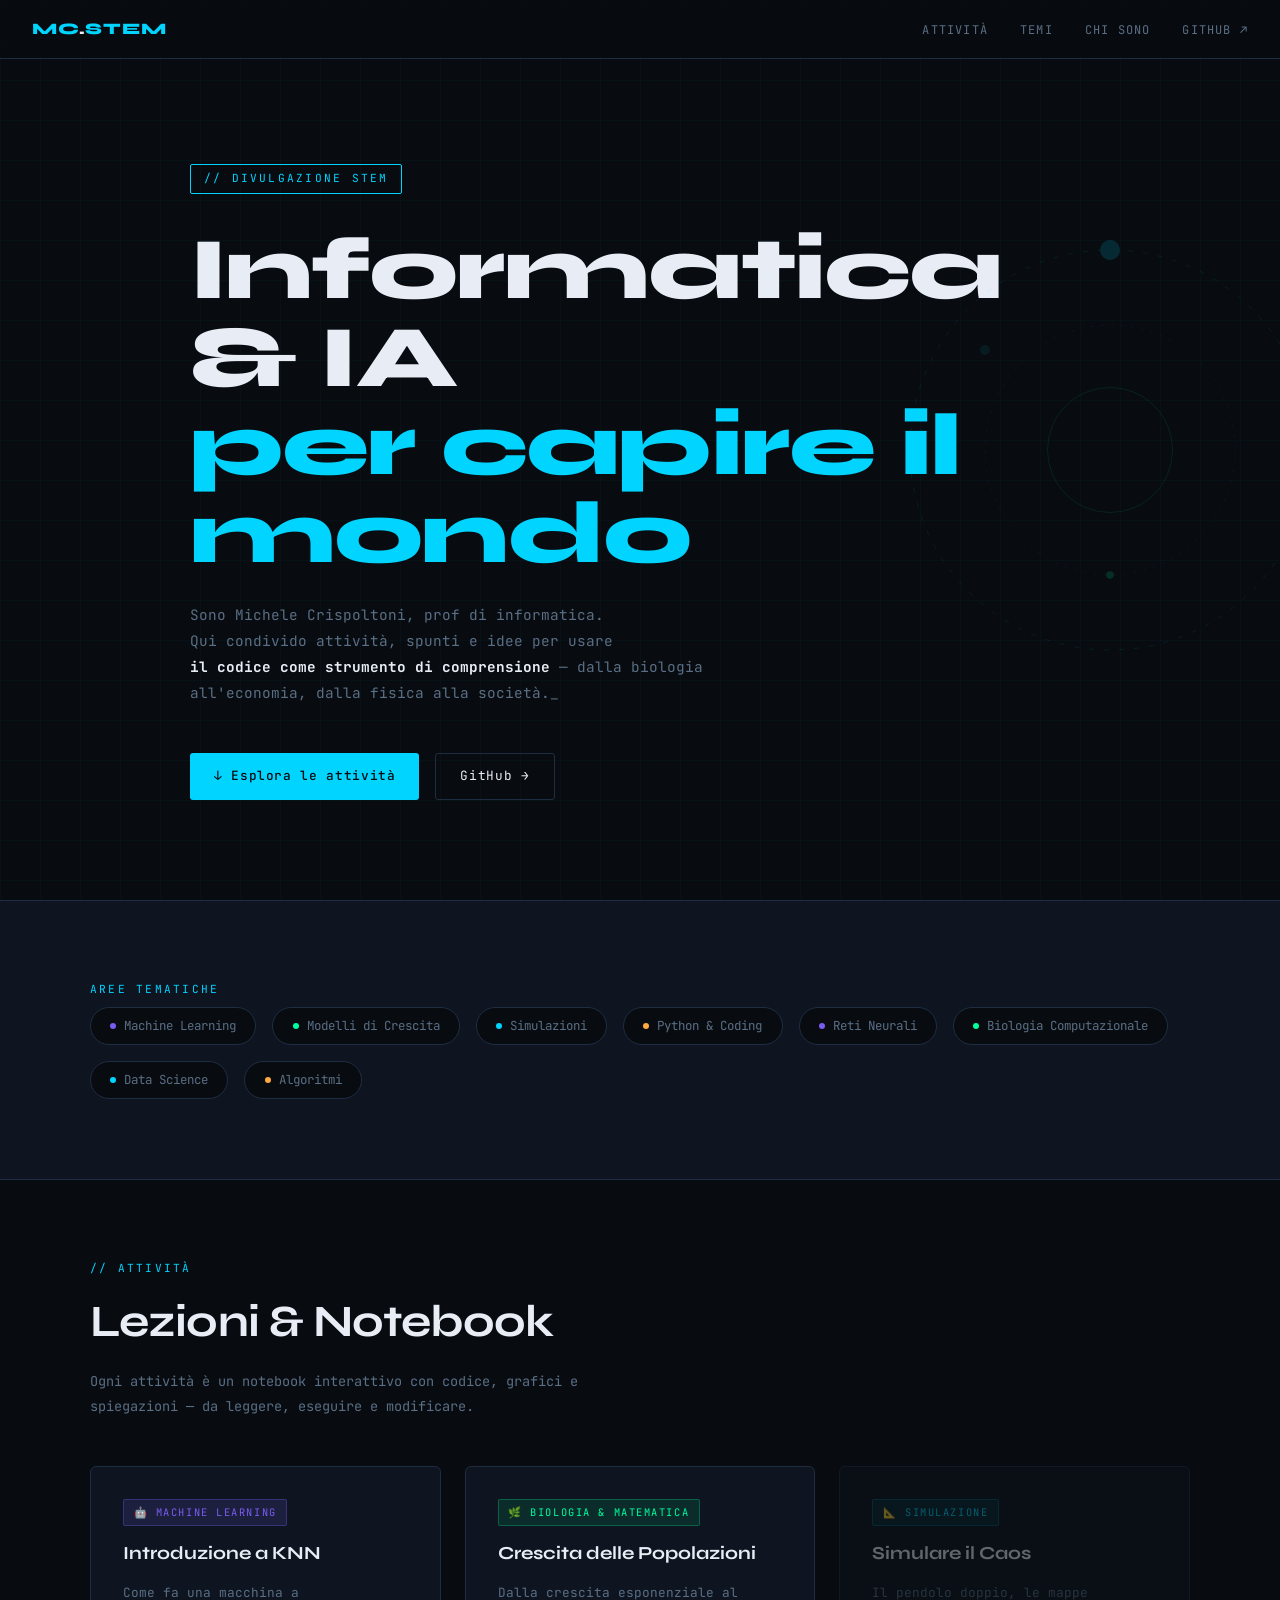
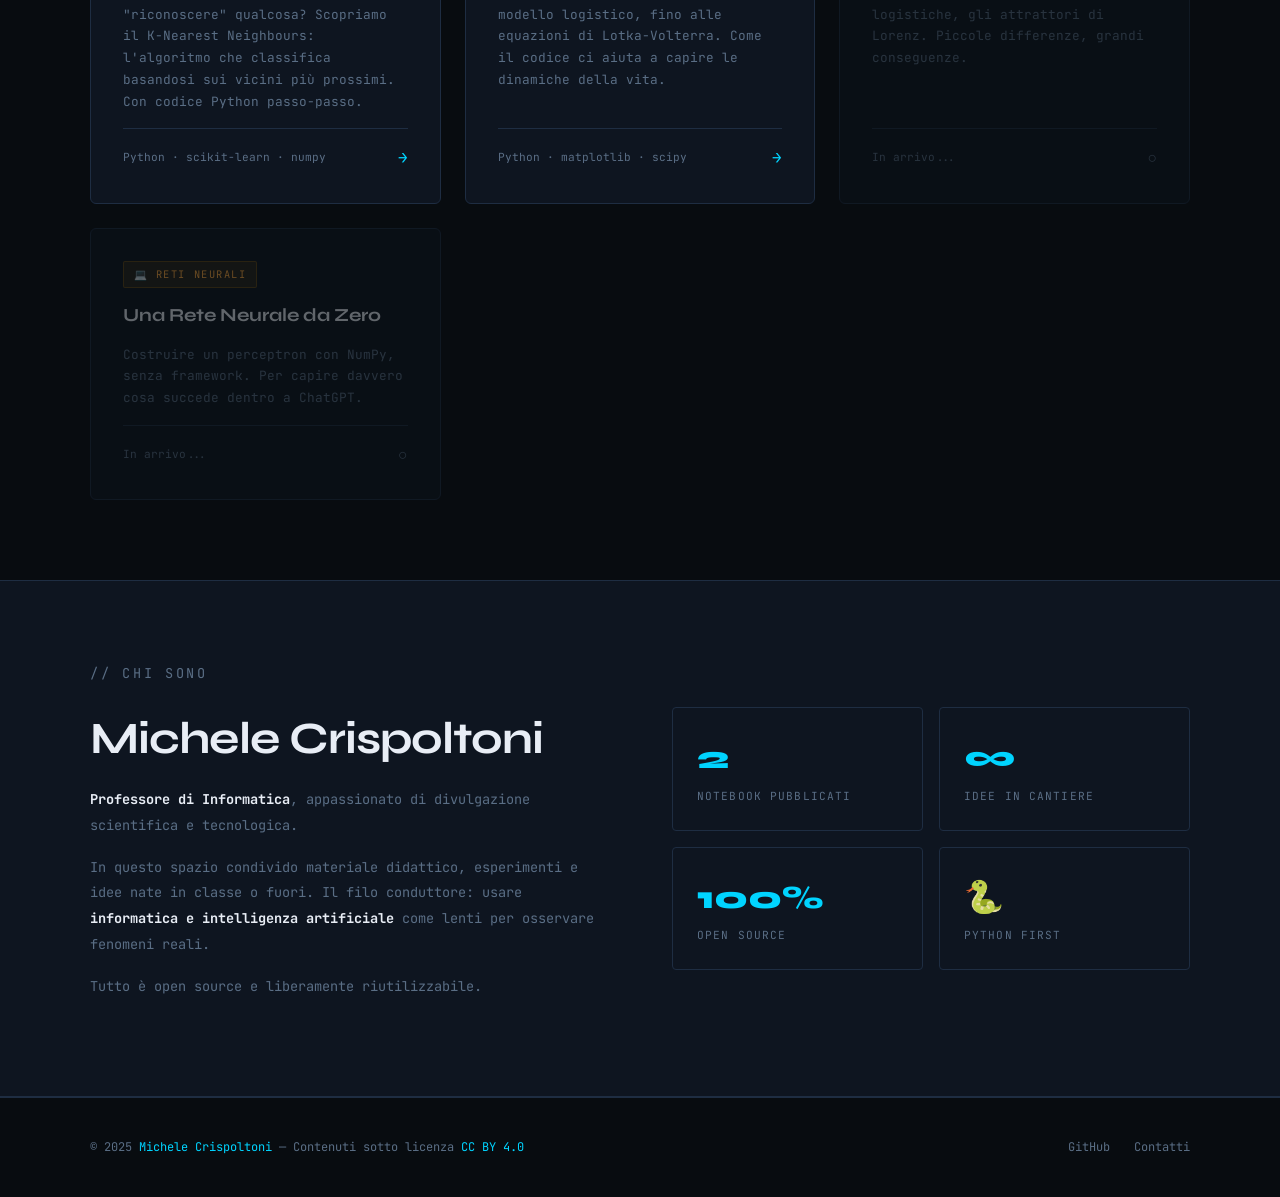
<file: index.html>
<!DOCTYPE html>
<html lang="it">
<head>
  <meta charset="UTF-8" />
  <meta name="viewport" content="width=device-width, initial-scale=1.0" />
  <title>Michele Crispoltoni — STEM & Informatica</title>
  <link rel="preconnect" href="https://fonts.googleapis.com" />
  <link rel="preconnect" href="https://fonts.gstatic.com" crossorigin />
  <link href="https://fonts.googleapis.com/css2?family=Syne:wght@400;600;700;800&family=JetBrains+Mono:wght@300;400;500&display=swap" rel="stylesheet" />
  <link rel="stylesheet" href="style.css">
</head>
<body>

  <!-- NAV -->
  <nav>
    <a class="nav-logo" href="index.html">MC<span>.</span>STEM</a>
    <ul>
      <li><a href="#attivita">Attività</a></li>
      <li><a href="#temi">Temi</a></li>
      <li><a href="#about">Chi sono</a></li>
      <li><a href="https://github.com/professorCrispoltoni" target="_blank">GitHub ↗</a></li>
    </ul>
  </nav>

  <!-- HERO -->
  <section class="hero">
    <div class="hero-inner">
      <div class="hero-tag">// divulgazione stem</div>
      <h1>
        Informatica &amp; IA<br>
        <span class="line2">per capire il mondo</span>
      </h1>
      <p class="hero-sub">
        Sono Michele Crispoltoni, prof di informatica.<br>
        Qui condivido attività, spunti e idee per usare<br>
        <strong style="color:var(--text)">il codice come strumento di comprensione</strong> — dalla biologia all'economia, dalla fisica alla società.<span class="blink">_</span>
      </p>
      <div class="hero-cta">
        <a href="#attivita" class="btn btn-primary">↓ Esplora le attività</a>
        <a href="https://github.com/michelecrispoltoni" target="_blank" class="btn btn-outline">GitHub →</a>
      </div>
    </div>

    <!-- SVG orbit decoration -->
    <svg class="hero-visual" viewBox="0 0 400 400" fill="none" xmlns="http://www.w3.org/2000/svg">
      <circle cx="200" cy="200" r="160" stroke="#00d4ff" stroke-width="0.5" stroke-dasharray="4 8"/>
      <circle cx="200" cy="200" r="100" stroke="#7b5cf0" stroke-width="0.5" stroke-dasharray="2 6"/>
      <circle cx="200" cy="200" r="50"  stroke="#00ff9d" stroke-width="0.5"/>
      <circle cx="200" cy="40"  r="8" fill="#00d4ff"/>
      <circle cx="360" cy="200" r="5" fill="#7b5cf0"/>
      <circle cx="200" cy="300" r="3" fill="#00ff9d"/>
      <circle cx="100" cy="120" r="4" fill="#00d4ff" opacity="0.5"/>
    </svg>
  </section>

  <!-- TOPICS BAR -->
  <section class="topics" id="temi">
    <div class="container">
      <p class="section-label">Aree tematiche</p>
      <div class="topics-row">
        <div class="topic-pill"><span class="topic-dot" style="background:var(--accent2)"></span> Machine Learning</div>
        <div class="topic-pill"><span class="topic-dot" style="background:var(--accent3)"></span> Modelli di Crescita</div>
        <div class="topic-pill"><span class="topic-dot" style="background:var(--accent)"></span> Simulazioni</div>
        <div class="topic-pill"><span class="topic-dot" style="background:#ffaa40"></span> Python & Coding</div>
        <div class="topic-pill"><span class="topic-dot" style="background:var(--accent2)"></span> Reti Neurali</div>
        <div class="topic-pill"><span class="topic-dot" style="background:var(--accent3)"></span> Biologia Computazionale</div>
        <div class="topic-pill"><span class="topic-dot" style="background:var(--accent)"></span> Data Science</div>
        <div class="topic-pill"><span class="topic-dot" style="background:#ffaa40"></span> Algoritmi</div>
      </div>
    </div>
  </section>

  <!-- ACTIVITIES GRID -->
  <section id="attivita">
    <div class="container">
      <p class="section-label fade-in">// attività</p>
      <h2 class="section-title fade-in">Lezioni &amp; Notebook</h2>
      <p class="section-desc fade-in">Ogni attività è un notebook interattivo con codice, grafici e spiegazioni — da leggere, eseguire e modificare.</p>

      <div class="cards-grid">

        <!-- KNN -->
        <a href="notebook/introduzione_a_knn.html" class="card fade-in">
          <div class="card-tag tag-ia">🤖 Machine Learning</div>
          <div class="card-title">Introduzione a KNN</div>
          <div class="card-desc">
            Come fa una macchina a "riconoscere" qualcosa? Scopriamo il K-Nearest Neighbours: l'algoritmo che classifica basandosi sui vicini più prossimi. Con codice Python passo-passo.
          </div>
          <div class="card-footer">
            <span>Python · scikit-learn · numpy</span>
            <span class="card-arrow">→</span>
          </div>
        </a>

        <!-- Crescita Popolazioni -->
        <a href="notebook/crescita_popolazioni.html" class="card fade-in">
          <div class="card-tag tag-bio">🌿 Biologia &amp; Matematica</div>
          <div class="card-title">Crescita delle Popolazioni</div>
          <div class="card-desc">
            Dalla crescita esponenziale al modello logistico, fino alle equazioni di Lotka-Volterra. Come il codice ci aiuta a capire le dinamiche della vita.
          </div>
          <div class="card-footer">
            <span>Python · matplotlib · scipy</span>
            <span class="card-arrow">→</span>
          </div>
        </a>

        <!-- Placeholder 3 -->
        <div class="card fade-in" style="opacity:0.4; cursor:default; pointer-events:none;">
          <div class="card-tag tag-math">📐 Simulazione</div>
          <div class="card-title">Simulare il Caos</div>
          <div class="card-desc">
            Il pendolo doppio, le mappe logistiche, gli attrattori di Lorenz. Piccole differenze, grandi conseguenze.
          </div>
          <div class="card-footer">
            <span>In arrivo...</span>
            <span class="card-arrow" style="color:var(--muted)">○</span>
          </div>
        </div>

        <!-- Placeholder 4 -->
        <div class="card fade-in" style="opacity:0.4; cursor:default; pointer-events:none;">
          <div class="card-tag tag-prog">💻 Reti Neurali</div>
          <div class="card-title">Una Rete Neurale da Zero</div>
          <div class="card-desc">
            Costruire un perceptron con NumPy, senza framework. Per capire davvero cosa succede dentro a ChatGPT.
          </div>
          <div class="card-footer">
            <span>In arrivo...</span>
            <span class="card-arrow" style="color:var(--muted)">○</span>
          </div>
        </div>

      </div>
    </div>
  </section>

  <!-- ABOUT -->
  <section id="about" style="background:var(--surface); border-top:1px solid var(--border); border-bottom:1px solid var(--border);">
    <div class="container">
      <div class="about-grid">
        <div class="about-text">
          <p class="section-label">// chi sono</p>
          <h2 class="section-title fade-in">Michele Crispoltoni</h2>
          <p class="fade-in">
            <strong>Professore di Informatica</strong>, appassionato di divulgazione scientifica e tecnologica.
          </p>
          <p class="fade-in">
            In questo spazio condivido materiale didattico, esperimenti e idee nate in classe o fuori. Il filo conduttore: usare <strong>informatica e intelligenza artificiale</strong> come lenti per osservare fenomeni reali.
          </p>
          <p class="fade-in">
            Tutto è open source e liberamente riutilizzabile.
          </p>
        </div>
        <div class="about-stats fade-in">
          <div class="stat-box">
            <span class="stat-num">2</span>
            <div class="stat-label">Notebook pubblicati</div>
          </div>
          <div class="stat-box">
            <span class="stat-num">∞</span>
            <div class="stat-label">Idee in cantiere</div>
          </div>
          <div class="stat-box">
            <span class="stat-num">100%</span>
            <div class="stat-label">Open source</div>
          </div>
          <div class="stat-box">
            <span class="stat-num">🐍</span>
            <div class="stat-label">Python first</div>
          </div>
        </div>
      </div>
    </div>
  </section>

  <!-- FOOTER -->
  <footer>
    <div class="footer-inner">
      <p class="footer-copy">© 2025 <a href="#">Michele Crispoltoni</a> — Contenuti sotto licenza <a href="https://creativecommons.org/licenses/by/4.0/" target="_blank">CC BY 4.0</a></p>
      <div class="footer-links">
        <a href="https://github.com/michelecrispoltoni" target="_blank">GitHub</a>
        <a href="mailto:">Contatti</a>
      </div>
    </div>
  </footer>

  <script>
    // Scroll-triggered fade-in
    const observer = new IntersectionObserver((entries) => {
      entries.forEach((e, i) => {
        if (e.isIntersecting) {
          setTimeout(() => e.target.classList.add('visible'), i * 80);
          observer.unobserve(e.target);
        }
      });
    }, { threshold: 0.1 });

    document.querySelectorAll('.fade-in').forEach(el => observer.observe(el));
  </script>

</body>
</html>
</file>
<file: style.css>
:root {
  --bg: #080c10;
  --surface: #0e1520;
  --surface2: #141e2e;
  --border: #1e2d42;
  --accent: #00d4ff;
  --accent2: #7b5cf0;
  --accent3: #00ff9d;
  --text: #e8edf5;
  --muted: #5a6e85;
  --card-hover: #111b2b;
}

*, *::before, *::after { box-sizing: border-box; margin: 0; padding: 0; }

html { scroll-behavior: smooth; }

body {
  font-family: 'JetBrains Mono', monospace;
  background: var(--bg);
  color: var(--text);
  line-height: 1.6;
  overflow-x: hidden;
}

/* ── GRID BACKGROUND ── */
body::before {
  content: '';
  position: fixed;
  inset: 0;
  background-image:
    linear-gradient(rgba(0,212,255,0.03) 1px, transparent 1px),
    linear-gradient(90deg, rgba(0,212,255,0.03) 1px, transparent 1px);
  background-size: 40px 40px;
  pointer-events: none;
  z-index: 0;
}

/* ── NAV ── */
nav {
  position: fixed;
  top: 0; left: 0; right: 0;
  z-index: 100;
  padding: 1rem 2rem;
  display: flex;
  align-items: center;
  justify-content: space-between;
  background: rgba(8,12,16,0.85);
  backdrop-filter: blur(12px);
  border-bottom: 1px solid var(--border);
}

.nav-logo {
  font-family: 'Syne', sans-serif;
  font-weight: 800;
  font-size: 1rem;
  color: var(--accent);
  letter-spacing: 0.05em;
  text-decoration: none;
}
.nav-logo span { color: var(--text); }

nav ul {
  display: flex;
  gap: 2rem;
  list-style: none;
}

nav ul a {
  font-size: 0.75rem;
  letter-spacing: 0.1em;
  text-transform: uppercase;
  color: var(--muted);
  text-decoration: none;
  transition: color 0.2s;
}
nav ul a:hover { color: var(--accent); }

/* ── HERO ── */
.hero {
  position: relative;
  min-height: 100vh;
  display: flex;
  align-items: center;
  padding: 8rem 2rem 4rem;
  z-index: 1;
}

.hero-inner {
  max-width: 900px;
  margin: 0 auto;
}

.hero-tag {
  display: inline-block;
  font-size: 0.7rem;
  letter-spacing: 0.2em;
  text-transform: uppercase;
  color: var(--accent);
  border: 1px solid var(--accent);
  padding: 0.3rem 0.8rem;
  border-radius: 2px;
  margin-bottom: 2rem;
  animation: fadeUp 0.6s ease both;
}

h1 {
  font-family: 'Syne', sans-serif;
  font-weight: 800;
  font-size: clamp(2.5rem, 7vw, 5.5rem);
  line-height: 1.0;
  letter-spacing: -0.02em;
  margin-bottom: 1.5rem;
  animation: fadeUp 0.6s 0.1s ease both;
}

h1 .line2 {
  color: var(--accent);
}

.hero-sub {
  font-size: 0.9rem;
  color: var(--muted);
  max-width: 540px;
  line-height: 1.8;
  margin-bottom: 3rem;
  animation: fadeUp 0.6s 0.2s ease both;
}

.hero-cta {
  display: flex;
  gap: 1rem;
  flex-wrap: wrap;
  animation: fadeUp 0.6s 0.3s ease both;
}

.btn {
  display: inline-flex;
  align-items: center;
  gap: 0.5rem;
  padding: 0.75rem 1.5rem;
  font-family: 'JetBrains Mono', monospace;
  font-size: 0.8rem;
  letter-spacing: 0.05em;
  text-decoration: none;
  border-radius: 3px;
  transition: all 0.2s;
  cursor: pointer;
  border: none;
}

.btn-primary {
  background: var(--accent);
  color: var(--bg);
  font-weight: 500;
}
.btn-primary:hover {
  background: #fff;
  transform: translateY(-2px);
}

.btn-outline {
  background: transparent;
  color: var(--text);
  border: 1px solid var(--border);
}
.btn-outline:hover {
  border-color: var(--accent);
  color: var(--accent);
  transform: translateY(-2px);
}

/* ── ORBIT DECORATION ── */
.hero-visual {
  position: absolute;
  right: -80px;
  top: 50%;
  transform: translateY(-50%);
  width: 500px;
  height: 500px;
  opacity: 0.15;
  pointer-events: none;
}

/* ── SECTIONS ── */
section {
  position: relative;
  z-index: 1;
  padding: 5rem 2rem;
}

.container {
  max-width: 1100px;
  margin: 0 auto;
}

.section-label {
  font-size: 0.7rem;
  letter-spacing: 0.2em;
  text-transform: uppercase;
  color: var(--accent);
  margin-bottom: 0.5rem;
}

.section-title {
  font-family: 'Syne', sans-serif;
  font-weight: 700;
  font-size: clamp(1.8rem, 4vw, 2.8rem);
  letter-spacing: -0.02em;
  margin-bottom: 0.75rem;
}

.section-desc {
  color: var(--muted);
  font-size: 0.85rem;
  max-width: 500px;
  line-height: 1.8;
  margin-bottom: 3rem;
}

/* ── CARDS GRID ── */
.cards-grid {
  display: grid;
  grid-template-columns: repeat(auto-fill, minmax(320px, 1fr));
  gap: 1.5rem;
}

.card {
  background: var(--surface);
  border: 1px solid var(--border);
  border-radius: 6px;
  padding: 2rem;
  text-decoration: none;
  color: inherit;
  display: flex;
  flex-direction: column;
  gap: 1rem;
  transition: all 0.3s;
  position: relative;
  overflow: hidden;
}

.card::before {
  content: '';
  position: absolute;
  top: 0; left: 0;
  right: 0; height: 2px;
  background: linear-gradient(90deg, var(--accent), var(--accent2));
  opacity: 0;
  transition: opacity 0.3s;
}

.card:hover {
  background: var(--card-hover);
  border-color: var(--accent);
  transform: translateY(-4px);
  box-shadow: 0 12px 40px rgba(0,212,255,0.1);
}

.card:hover::before { opacity: 1; }

.card-tag {
  display: inline-flex;
  align-items: center;
  gap: 0.4rem;
  font-size: 0.65rem;
  letter-spacing: 0.15em;
  text-transform: uppercase;
  padding: 0.25rem 0.6rem;
  border-radius: 2px;
  width: fit-content;
}

.tag-ia { background: rgba(123,92,240,0.15); color: var(--accent2); border: 1px solid rgba(123,92,240,0.3); }
.tag-bio { background: rgba(0,255,157,0.1); color: var(--accent3); border: 1px solid rgba(0,255,157,0.25); }
.tag-math { background: rgba(0,212,255,0.1); color: var(--accent); border: 1px solid rgba(0,212,255,0.25); }
.tag-prog { background: rgba(255,165,0,0.1); color: #ffaa40; border: 1px solid rgba(255,165,0,0.25); }

.card-title {
  font-family: 'Syne', sans-serif;
  font-weight: 700;
  font-size: 1.15rem;
  line-height: 1.3;
}

.card-desc {
  color: var(--muted);
  font-size: 0.8rem;
  line-height: 1.7;
  flex: 1;
}

.card-footer {
  display: flex;
  align-items: center;
  justify-content: space-between;
  padding-top: 1rem;
  border-top: 1px solid var(--border);
  font-size: 0.7rem;
  color: var(--muted);
}

.card-arrow {
  color: var(--accent);
  font-size: 1rem;
  transition: transform 0.2s;
}
.card:hover .card-arrow { transform: translateX(4px); }

/* ── ABOUT ── */
.about-grid {
  display: grid;
  grid-template-columns: 1fr 1fr;
  gap: 4rem;
  align-items: center;
}

@media (max-width: 768px) {
  .about-grid { grid-template-columns: 1fr; gap: 2rem; }
  .hero-visual { display: none; }
  nav ul { display: none; }
}

.about-text p {
  color: var(--muted);
  font-size: 0.85rem;
  line-height: 1.9;
  margin-bottom: 1rem;
}

.about-text p strong { color: var(--text); }

.about-stats {
  display: grid;
  grid-template-columns: 1fr 1fr;
  gap: 1rem;
}

.stat-box {
  background: var(--surface);
  border: 1px solid var(--border);
  border-radius: 4px;
  padding: 1.5rem;
}

.stat-num {
  font-family: 'Syne', sans-serif;
  font-size: 2rem;
  font-weight: 800;
  color: var(--accent);
  display: block;
}

.stat-label {
  font-size: 0.7rem;
  letter-spacing: 0.1em;
  text-transform: uppercase;
  color: var(--muted);
  margin-top: 0.25rem;
}

/* ── TOPICS ── */
.topics {
  background: var(--surface);
  border-top: 1px solid var(--border);
  border-bottom: 1px solid var(--border);
}

.topics-row {
  display: flex;
  gap: 1rem;
  flex-wrap: wrap;
}

.topic-pill {
  display: flex;
  align-items: center;
  gap: 0.5rem;
  background: var(--bg);
  border: 1px solid var(--border);
  border-radius: 100px;
  padding: 0.5rem 1.2rem;
  font-size: 0.78rem;
  color: var(--muted);
  cursor: default;
  transition: all 0.2s;
}
.topic-pill:hover {
  border-color: var(--accent);
  color: var(--accent);
}

.topic-dot {
  width: 6px; height: 6px;
  border-radius: 50%;
  background: var(--accent);
}

/* ── FOOTER ── */
footer {
  position: relative;
  z-index: 1;
  border-top: 1px solid var(--border);
  padding: 2.5rem 2rem;
}

.footer-inner {
  max-width: 1100px;
  margin: 0 auto;
  display: flex;
  align-items: center;
  justify-content: space-between;
  flex-wrap: wrap;
  gap: 1rem;
}

.footer-copy {
  font-size: 0.75rem;
  color: var(--muted);
}

.footer-copy a {
  color: var(--accent);
  text-decoration: none;
}

.footer-links {
  display: flex;
  gap: 1.5rem;
}
.footer-links a {
  font-size: 0.75rem;
  color: var(--muted);
  text-decoration: none;
  transition: color 0.2s;
}
.footer-links a:hover { color: var(--accent); }

/* ── ANIMATIONS ── */
@keyframes fadeUp {
  from { opacity: 0; transform: translateY(20px); }
  to   { opacity: 1; transform: translateY(0); }
}

.fade-in {
  opacity: 0;
  transform: translateY(24px);
  transition: opacity 0.6s ease, transform 0.6s ease;
}
.fade-in.visible {
  opacity: 1;
  transform: translateY(0);
}

/* ── TERMINAL BLINK ── */
.blink {
  animation: blink 1s step-end infinite;
}
@keyframes blink {
  50% { opacity: 0; }
}
</file>
